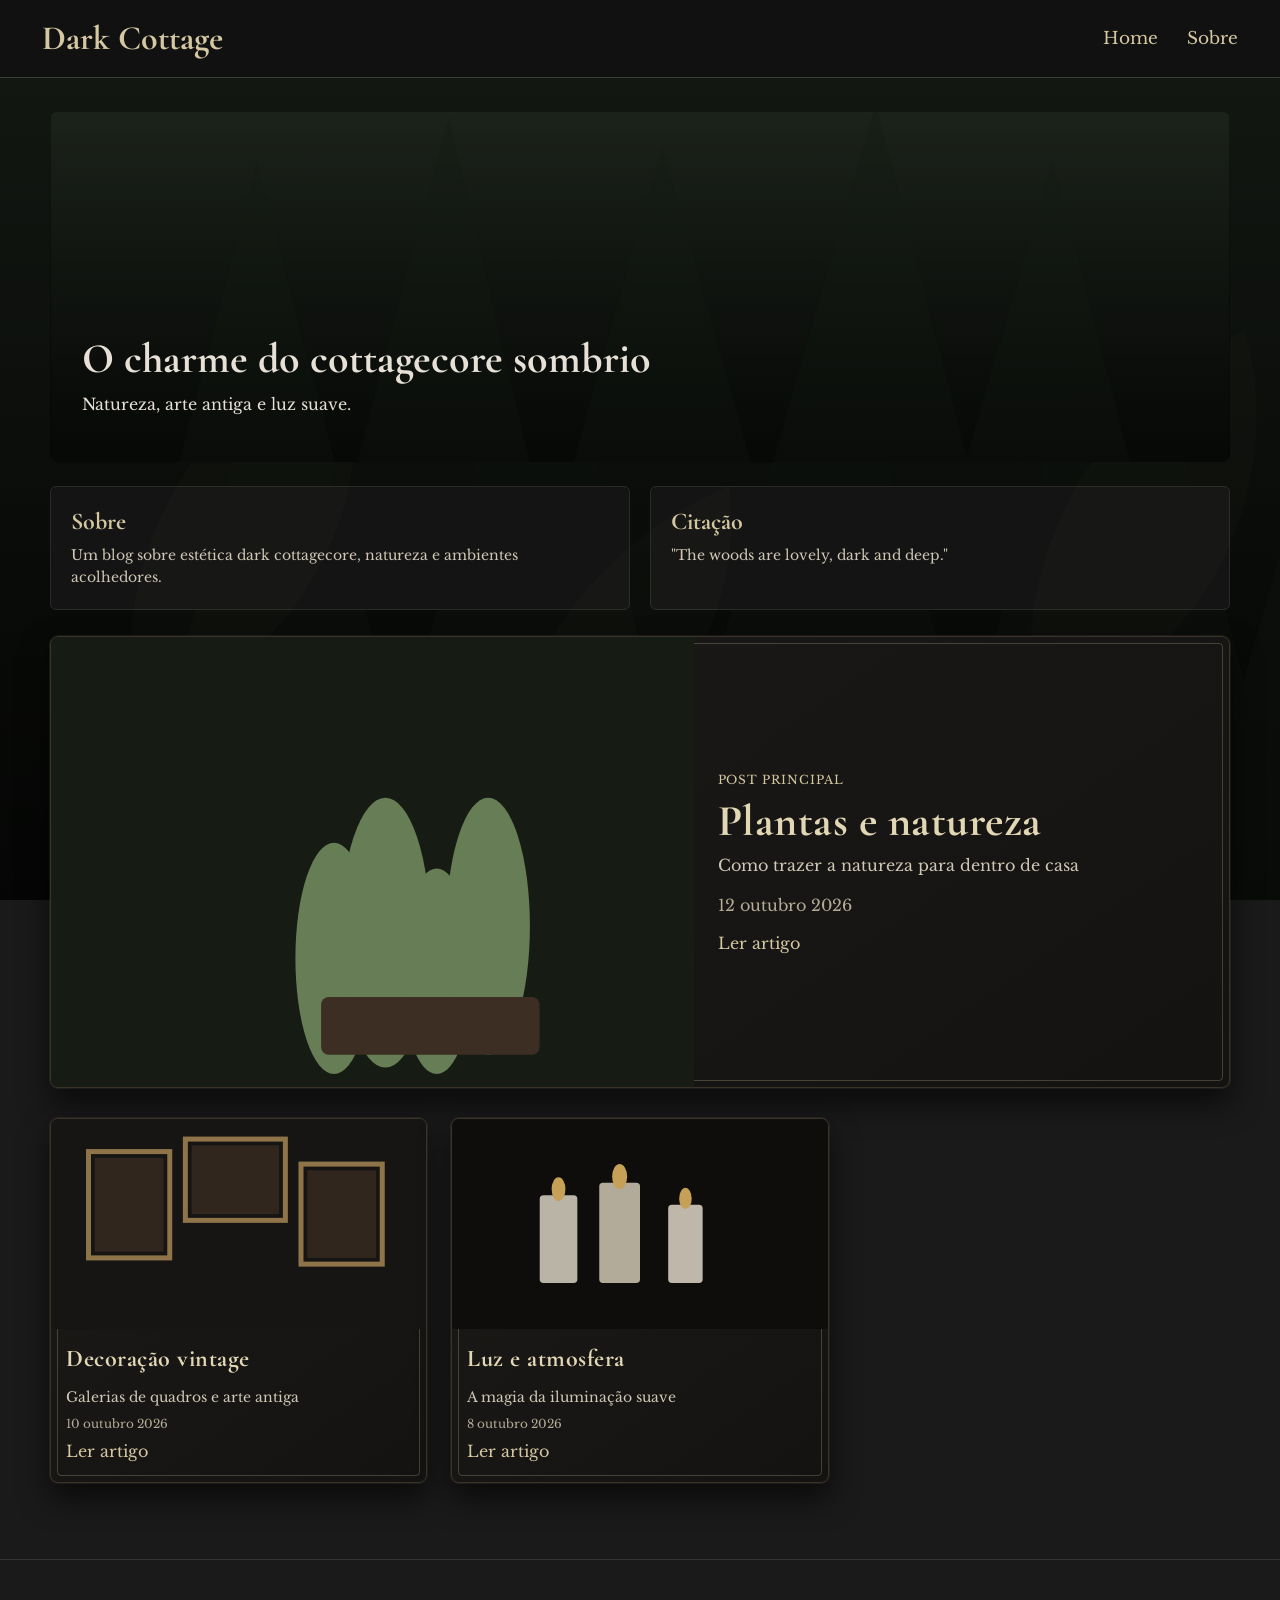
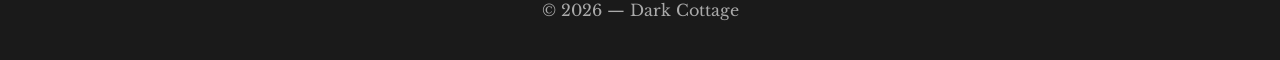
<file: blog/index.html>
<!DOCTYPE html>
<html lang="pt-BR">
<head>
  <meta charset="UTF-8">
  <meta name="viewport" content="width=device-width, initial-scale=1.0">
  <title>Dark Cottage</title>
  <link rel="stylesheet" href="style.css">
  <link href="https://fonts.googleapis.com/css2?family=Cormorant+Garamond:wght@300;500&family=Libre+Baskerville&display=swap" rel="stylesheet">
</head>
<body>
  <header class="site-header">
    <h1>Dark Cottage</h1>
    <nav>
      <a href="index.html">Home</a>
      <a href="sobre.html">Sobre</a>
    </nav>
  </header>

  <main>
    <section class="hero">
      <img src="imagens/floresta.svg" alt="Paisagem de floresta em estilo cottagecore sombrio">
      <div class="hero-text">
        <h2>O charme do cottagecore sombrio</h2>
        <p>Natureza, arte antiga e luz suave.</p>
      </div>
    </section>

    <section class="info-strip" aria-label="Informações do blog">
      <div class="widget">
        <h3>Sobre</h3>
        <p>Um blog sobre estética dark cottagecore, natureza e ambientes acolhedores.</p>
      </div>

      <div class="widget">
        <h3>Citação</h3>
        <blockquote>"The woods are lovely, dark and deep."</blockquote>
      </div>
    </section>

    <section class="featured-post" id="featured-container" aria-label="Post principal"></section>

    <section class="posts" id="posts-container" aria-label="Outros posts"></section>
  </main>

  <footer>
    <p>© 2026 — Dark Cottage</p>
  </footer>

  <script src="script.js"></script>
</body>
</html>
</file>
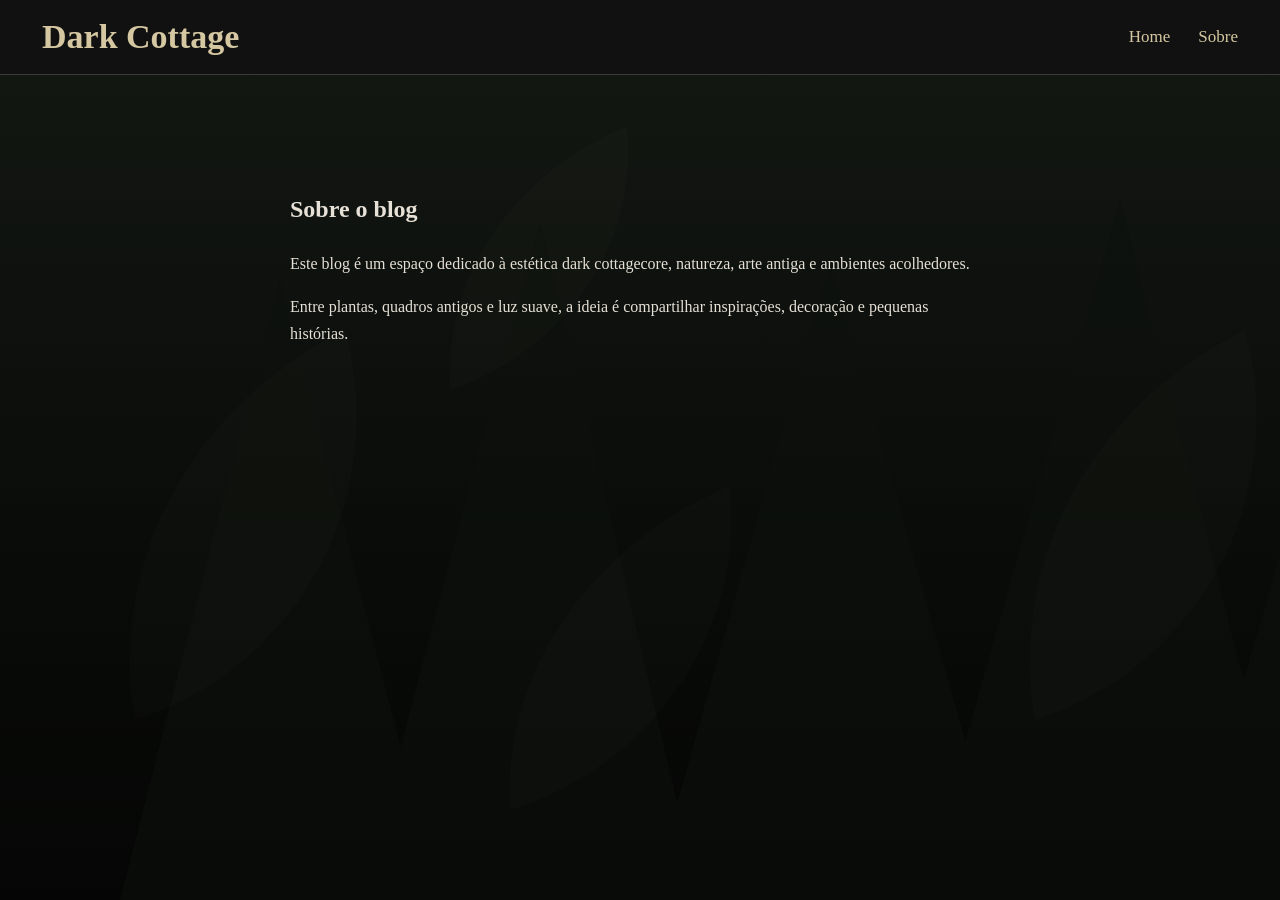
<file: blog/sobre.html>
<!DOCTYPE html>
<html lang="pt-BR">
<head>
  <meta charset="UTF-8">
  <meta name="viewport" content="width=device-width, initial-scale=1.0">
  <title>Sobre | Dark Cottage</title>
  <link rel="stylesheet" href="style.css">
</head>
<body>
  <header class="site-header">
    <h1>Dark Cottage</h1>
    <nav>
      <a href="index.html">Home</a>
      <a href="sobre.html">Sobre</a>
    </nav>
  </header>

  <main>
    <section class="sobre">
      <h2>Sobre o blog</h2>
      <p>Este blog é um espaço dedicado à estética dark cottagecore, natureza, arte antiga e ambientes acolhedores.</p>
      <p>Entre plantas, quadros antigos e luz suave, a ideia é compartilhar inspirações, decoração e pequenas histórias.</p>
    </section>
  </main>
</body>
</html>
</file>
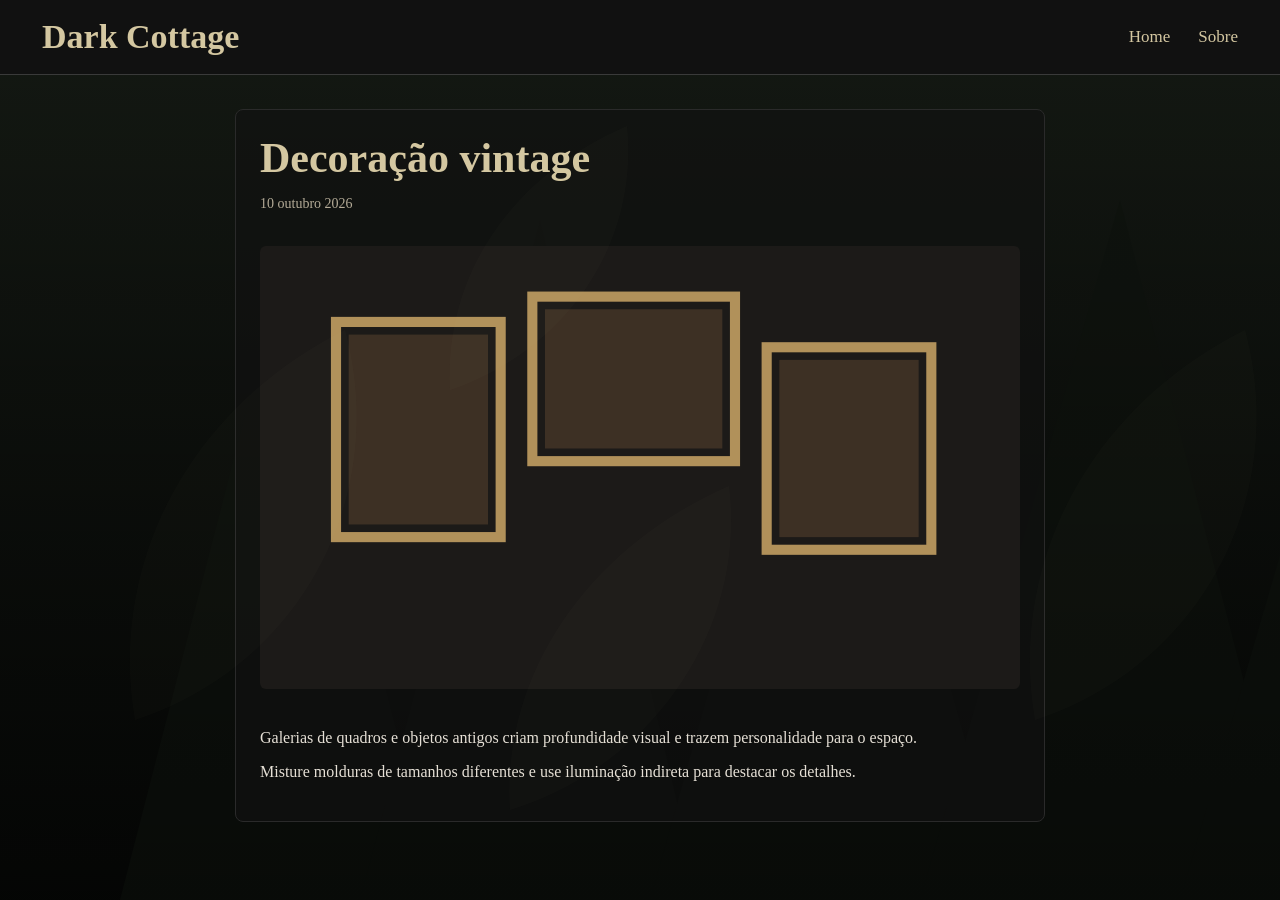
<file: blog/posts/decoracao.html>
<!DOCTYPE html>
<html lang="pt-BR">
<head>
  <meta charset="UTF-8">
  <meta name="viewport" content="width=device-width, initial-scale=1.0">
  <title>Decoração vintage | Dark Cottage</title>
  <link rel="stylesheet" href="../style.css">
</head>
<body>
  <header class="site-header">
    <h1>Dark Cottage</h1>
    <nav>
      <a href="../index.html">Home</a>
      <a href="../sobre.html">Sobre</a>
    </nav>
  </header>

  <main>
    <article class="post-page">
      <h1>Decoração vintage</h1>
      <p class="date">10 outubro 2026</p>
      <img src="../imagens/quadros.svg" alt="Galeria de quadros antigos">
      <p>Galerias de quadros e objetos antigos criam profundidade visual e trazem personalidade para o espaço.</p>
      <p>Misture molduras de tamanhos diferentes e use iluminação indireta para destacar os detalhes.</p>
    </article>
  </main>
</body>
</html>
</file>
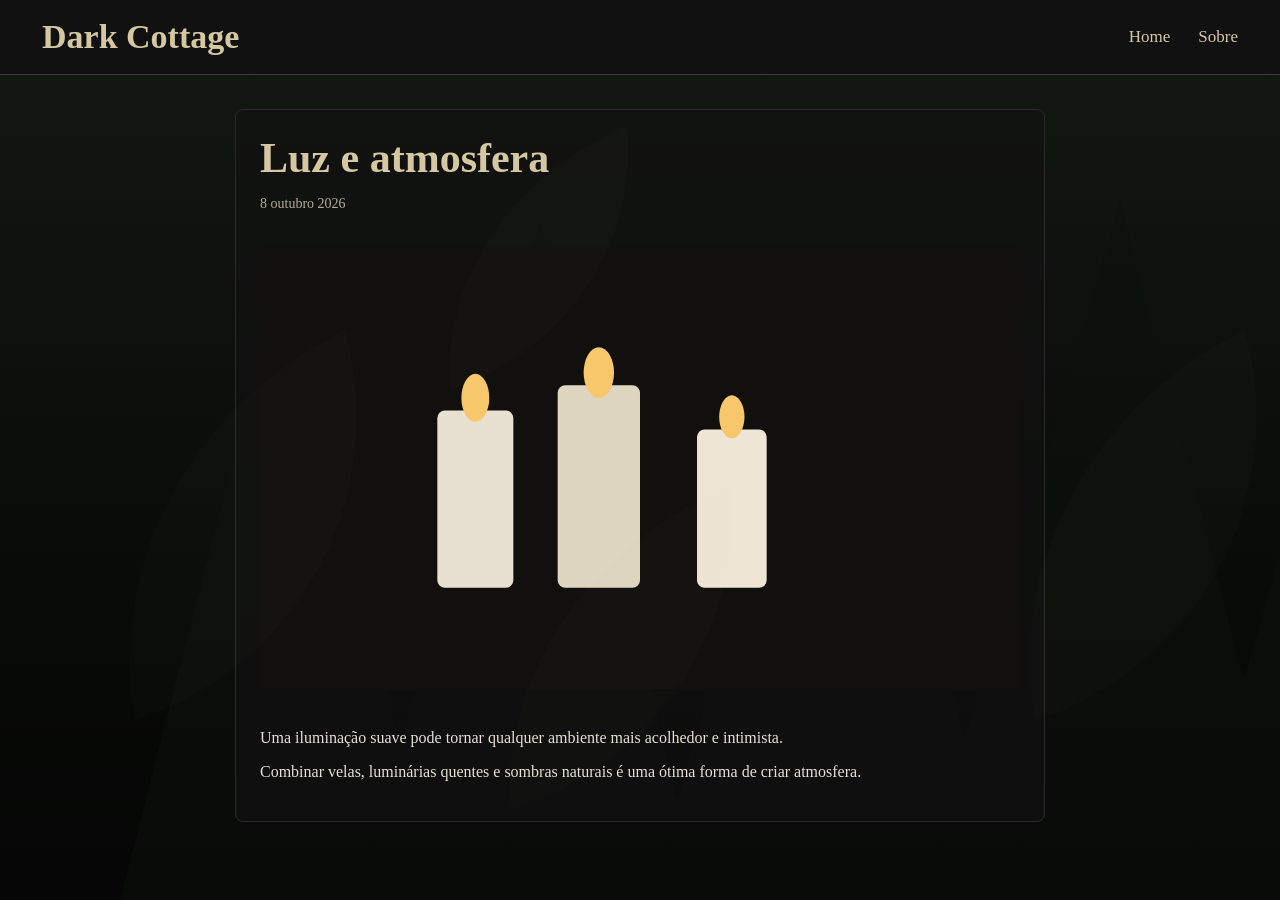
<file: blog/posts/velas.html>
<!DOCTYPE html>
<html lang="pt-BR">
<head>
  <meta charset="UTF-8">
  <meta name="viewport" content="width=device-width, initial-scale=1.0">
  <title>Luz e atmosfera | Dark Cottage</title>
  <link rel="stylesheet" href="../style.css">
</head>
<body>
  <header class="site-header">
    <h1>Dark Cottage</h1>
    <nav>
      <a href="../index.html">Home</a>
      <a href="../sobre.html">Sobre</a>
    </nav>
  </header>

  <main>
    <article class="post-page">
      <h1>Luz e atmosfera</h1>
      <p class="date">8 outubro 2026</p>
      <img src="../imagens/velas.svg" alt="Velas acesas em ambiente escuro">
      <p>Uma iluminação suave pode tornar qualquer ambiente mais acolhedor e intimista.</p>
      <p>Combinar velas, luminárias quentes e sombras naturais é uma ótima forma de criar atmosfera.</p>
    </article>
  </main>
</body>
</html>
</file>
<file: blog/style.css>
body {
  background: #1a1a1a;
  background-image:
    linear-gradient(rgba(0, 0, 0, 0.5), rgba(0, 0, 0, 0.7)),
    url("imagens/floresta.svg");
  background-size: cover;
  background-attachment: fixed;
  color: #e6e0d6;
  margin: 0;
  font-family: 'Libre Baskerville', serif;
}

.site-header {
  display: flex;
  justify-content: space-between;
  align-items: center;
  padding: 18px 42px;
  background: #111;
  border-bottom: 1px solid #3a3a3a;
}

h1 {
  font-family: 'Cormorant Garamond', serif;
  font-size: 34px;
  color: #d4c7a1;
  margin: 0;
}

nav a {
  position: relative;
  margin-left: 24px;
  text-decoration: none;
  color: #d4c7a1;
  font-size: 17px;
}

nav a::after {
  content: "";
  position: absolute;
  left: 0;
  bottom: -5px;
  width: 0;
  height: 1px;
  background: #d4c7a1;
  transition: 0.3s;
}

nav a:hover {
  color: #fff;
}

nav a:hover::after {
  width: 100%;
}

main {
  max-width: 1180px;
  margin: 0 auto;
  padding: 34px 24px 56px;
}

.hero {
  position: relative;
  margin-bottom: 24px;
}

.hero img {
  width: 100%;
  height: 350px;
  object-fit: cover;
  display: block;
  border-radius: 8px;
}

.hero::after {
  content: "";
  position: absolute;
  inset: 0;
  border-radius: 8px;
  background: linear-gradient(rgba(0, 0, 0, 0.2), rgba(0, 0, 0, 0.68));
}

.hero-text {
  position: absolute;
  left: 32px;
  bottom: 32px;
  z-index: 1;
}

.hero-text h2 {
  margin: 0;
  font-size: 42px;
  font-family: 'Cormorant Garamond', serif;
}

.hero-text p {
  margin-top: 10px;
}

.info-strip {
  display: grid;
  grid-template-columns: repeat(2, minmax(0, 1fr));
  gap: 20px;
  margin-bottom: 26px;
}

.widget {
  background: #141414;
  border: 1px solid #2a2a2a;
  padding: 20px;
  border-radius: 6px;
}

.widget h3 {
  margin: 0 0 8px;
  font-family: 'Cormorant Garamond', serif;
  color: #d4c7a1;
  font-size: 24px;
}

.widget p,
.widget blockquote {
  margin: 0;
  font-size: 14px;
  color: #cfc7b5;
  line-height: 1.6;
}

.featured-post {
  margin-bottom: 30px;
}

.post {
  background: linear-gradient(145deg, #1b1a17, #141312);
  border: 1px solid #3a3428;
  border-radius: 8px;
  overflow: hidden;
  position: relative;
  box-shadow:
    0 0 0 1px rgba(212, 199, 161, 0.08),
    0 15px 30px rgba(0, 0, 0, 0.6);
  transition: transform 0.3s, box-shadow 0.3s;
}

.post::before {
  content: "";
  position: absolute;
  top: 6px;
  left: 6px;
  right: 6px;
  bottom: 6px;
  border: 1px solid rgba(212, 199, 161, 0.25);
  pointer-events: none;
  border-radius: 4px;
}

.post:hover {
  transform: translateY(-5px);
  box-shadow:
    0 0 0 1px rgba(212, 199, 161, 0.15),
    0 20px 40px rgba(0, 0, 0, 0.8);
}

.post img {
  width: 100%;
  height: 210px;
  object-fit: cover;
  display: block;
  filter: brightness(80%);
  transition: transform 0.4s ease;
}

.post:hover img {
  transform: scale(1.05);
}

.post h3 {
  padding: 15px;
  margin: 0;
  font-family: 'Cormorant Garamond', serif;
  font-size: 24px;
  color: #e2d7b5;
  letter-spacing: 0.5px;
}

.post p {
  padding: 0 15px;
  margin: 0 0 10px;
  font-size: 14px;
  color: #cfc7b5;
}

.post .date {
  display: block;
  padding: 0 15px;
  font-size: 12px;
  color: #b4ab97;
}

.post-featured {
  display: grid;
  grid-template-columns: minmax(0, 1.2fr) minmax(0, 1fr);
  min-height: 450px;
}

.post-featured img {
  height: 100%;
}

.post-featured-content {
  padding: 26px 24px 24px;
  display: flex;
  flex-direction: column;
  justify-content: center;
  gap: 10px;
}

.featured-label {
  font-size: 12px;
  letter-spacing: 0.08em;
  text-transform: uppercase;
  color: #d4c7a1;
}

.post-featured h3 {
  padding: 0;
  font-size: 44px;
  line-height: 1.1;
}

.post-featured p,
.post-featured .date {
  padding: 0;
  font-size: 16px;
}

.posts {
  display: grid;
  grid-template-columns: repeat(3, minmax(0, 1fr));
  gap: 24px;
}

.read-more {
  display: inline-block;
  margin: 10px 15px 20px;
  color: #d4c7a1;
  text-decoration: none;
  border-bottom: 1px solid transparent;
}

.post-featured .read-more {
  margin: 8px 0 0;
}

.read-more:hover {
  border-color: #d4c7a1;
}

.sobre {
  max-width: 700px;
  margin: auto;
  padding: 60px;
  line-height: 1.7;
}

.post-page {
  max-width: 760px;
  margin: auto;
  background: rgba(18, 18, 18, 0.6);
  border: 1px solid #2a2a2a;
  padding: 24px;
  border-radius: 8px;
}

.post-page h1 {
  font-size: 42px;
  margin-bottom: 10px;
}

.post-page .date {
  color: #b4ab97;
  font-size: 14px;
}

.post-page img {
  width: 100%;
  border-radius: 6px;
  margin: 20px 0;
}

footer {
  text-align: center;
  padding: 24px;
  margin-top: 20px;
  border-top: 1px solid #333;
  color: #aaa;
}

body::before {
  content: "";
  position: fixed;
  top: 0;
  left: 0;
  width: 100%;
  height: 100%;
  background-image: url("imagens/folhas.svg");
  opacity: 0.06;
  pointer-events: none;
}

@media (max-width: 1024px) {
  .post-featured {
    grid-template-columns: 1fr;
    min-height: 0;
  }

  .post-featured img {
    height: 300px;
  }

  .posts {
    grid-template-columns: repeat(2, minmax(0, 1fr));
  }
}

@media (max-width: 720px) {
  .site-header {
    padding: 16px 18px;
  }

  h1 {
    font-size: 30px;
  }

  main {
    padding: 18px;
  }

  .hero img {
    height: 280px;
  }

  .hero-text {
    left: 20px;
    right: 20px;
    bottom: 20px;
  }

  .hero-text h2 {
    font-size: 32px;
  }

  .info-strip,
  .posts {
    grid-template-columns: 1fr;
  }

  .post-featured h3 {
    font-size: 36px;
  }
}
</file>
